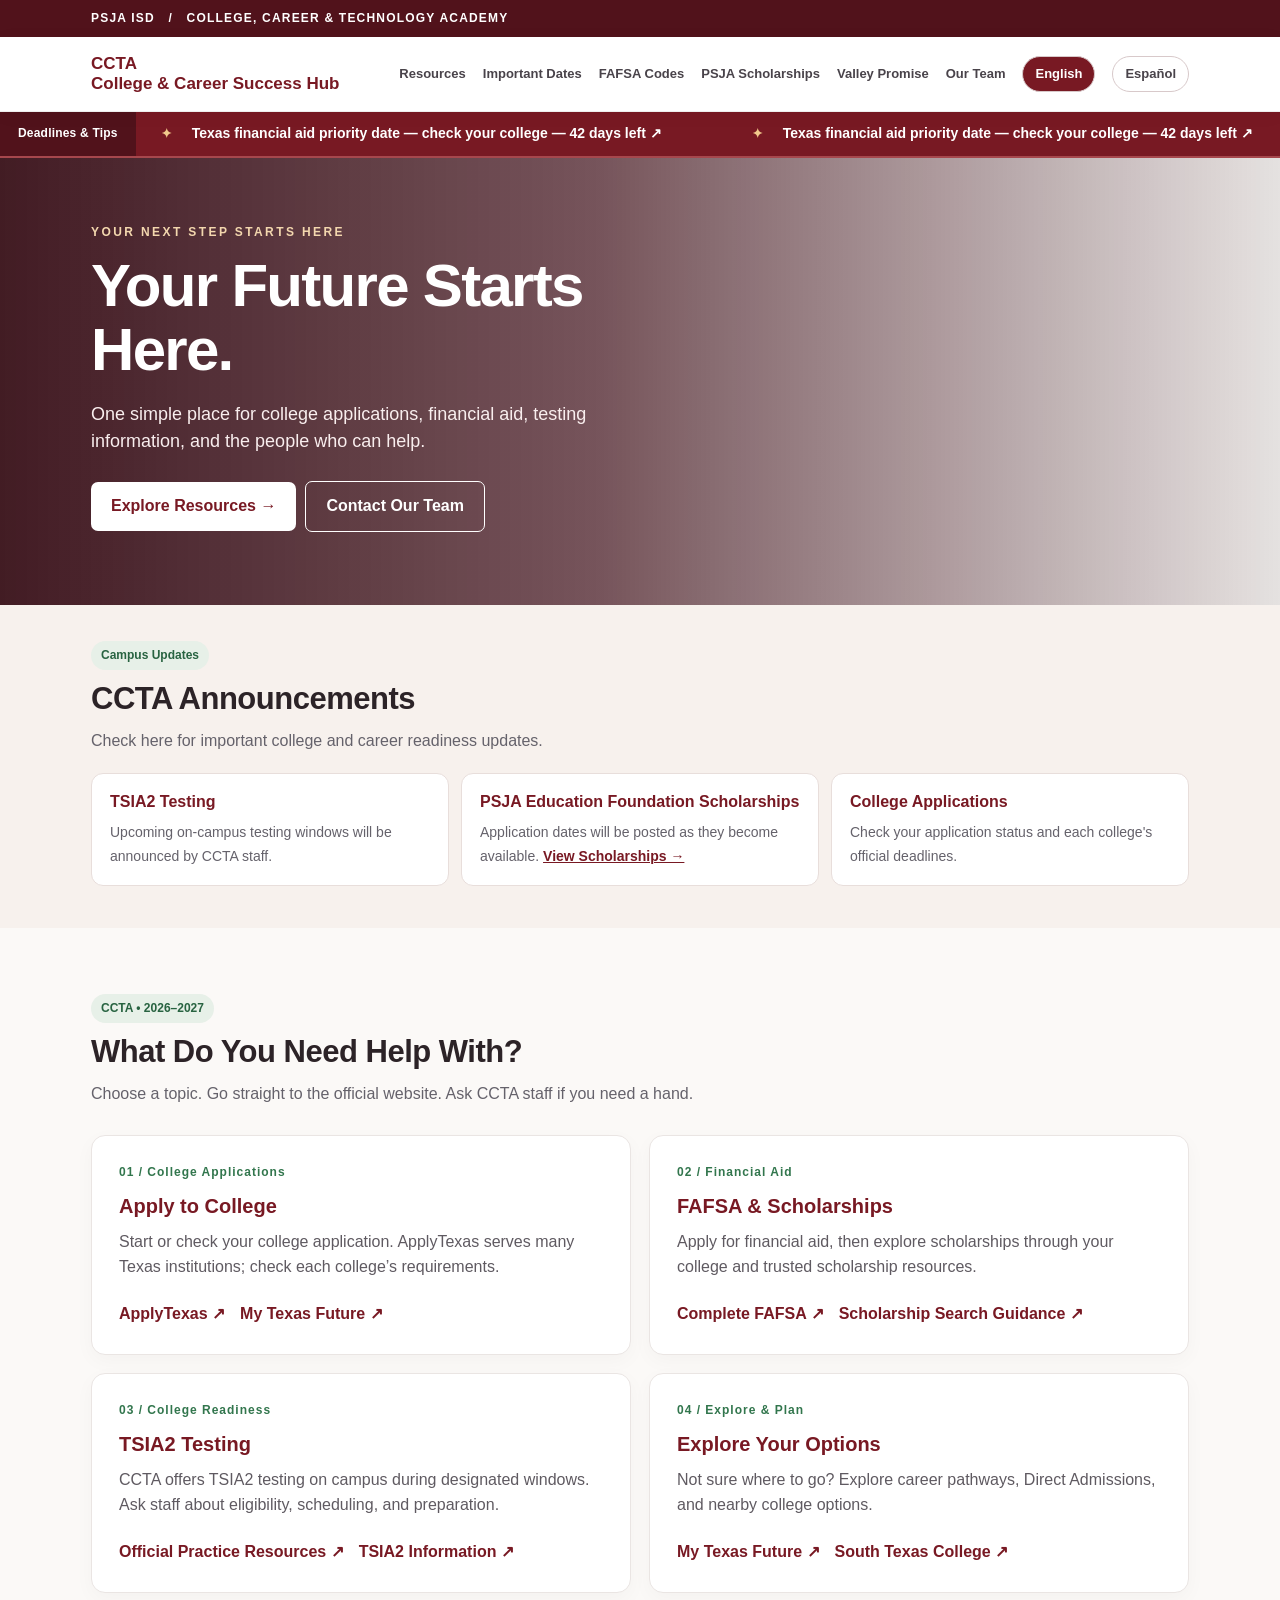
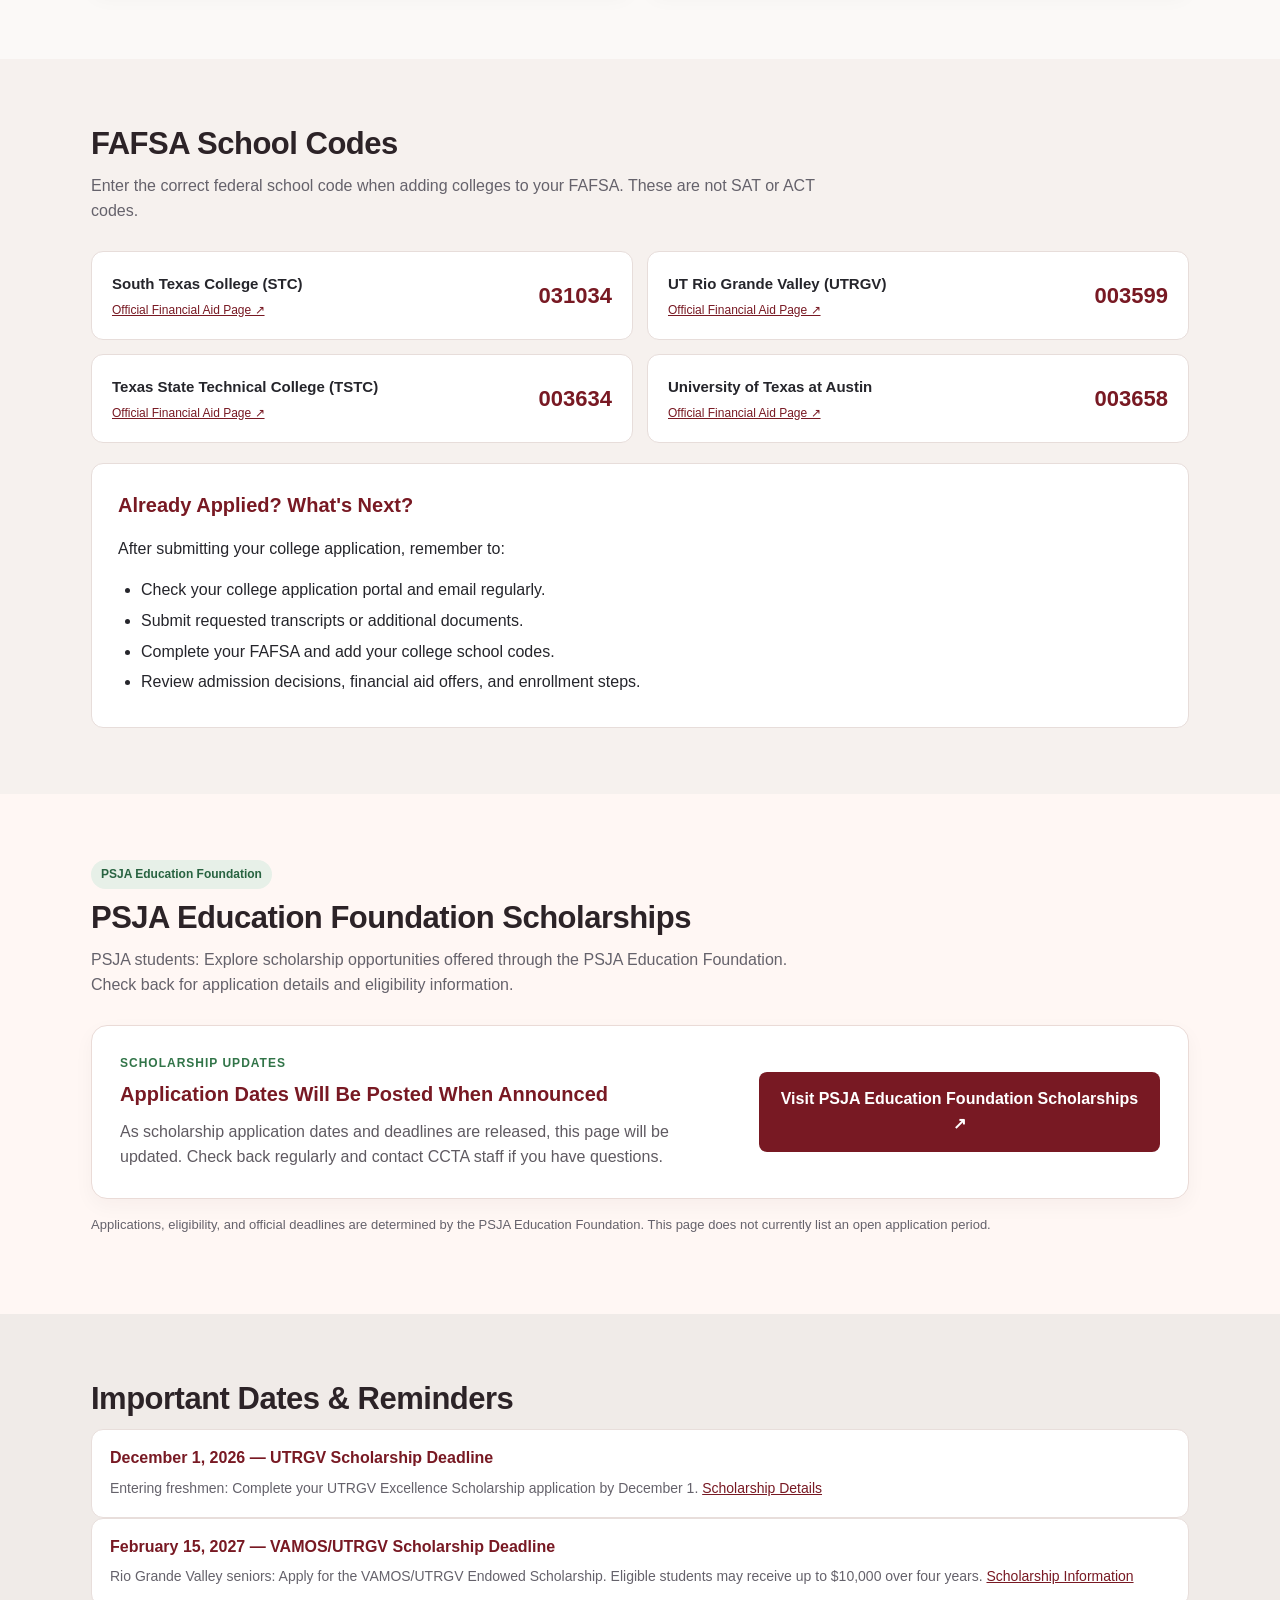
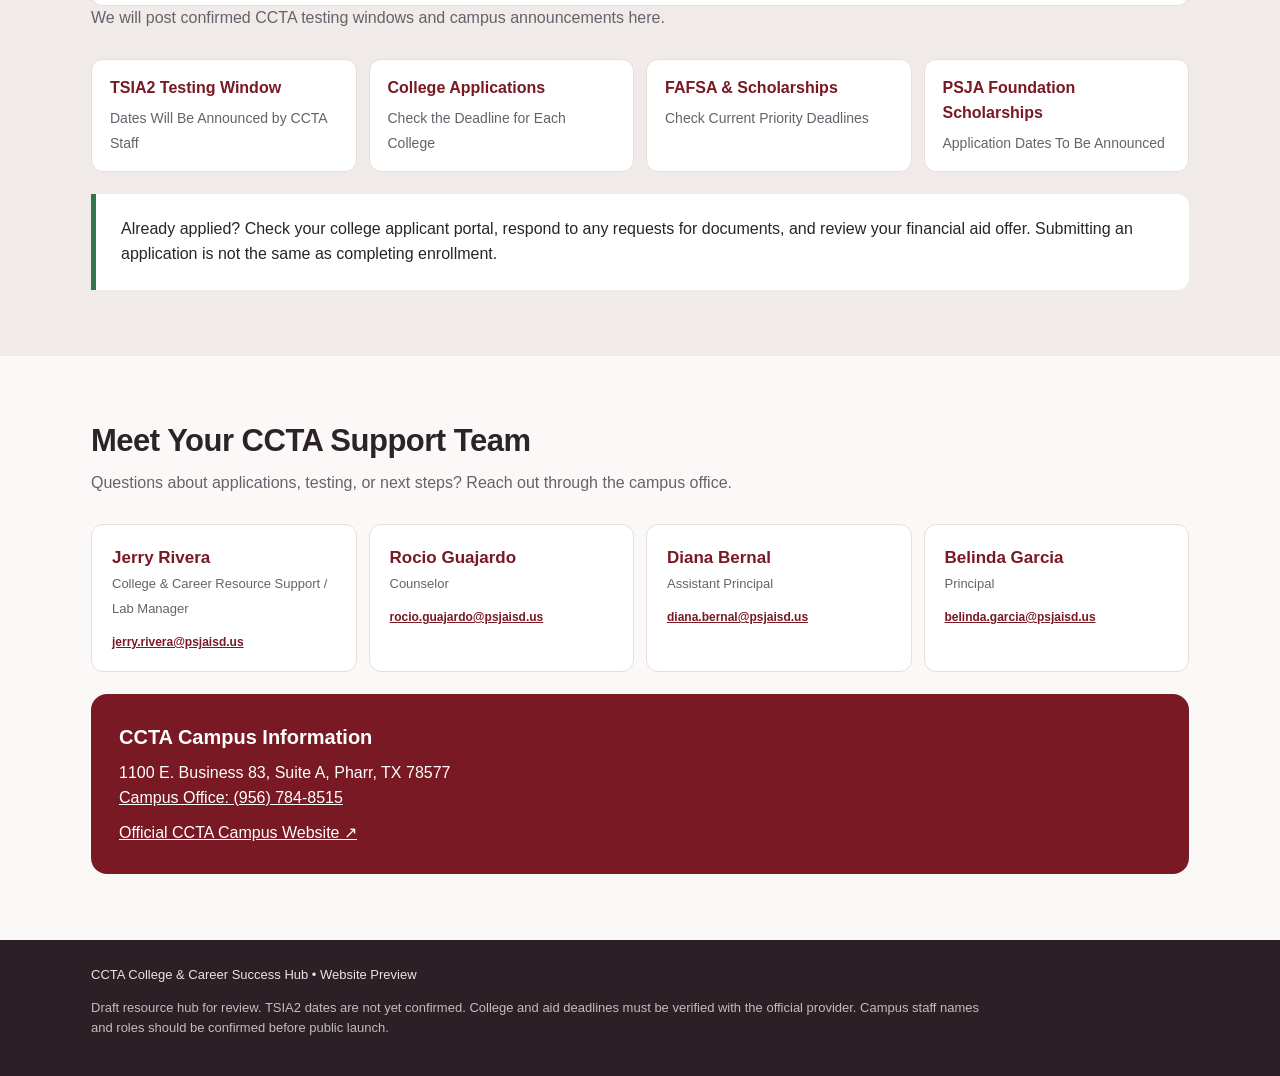
<file: index.html>
<!DOCTYPE html>

<html lang="en"><head><meta charset="utf-8"/><meta content="width=device-width, initial-scale=1" name="viewport"/><meta content="CCTA College and Career Success Hub - college applications, FAFSA, scholarships and TSIA2." name="description"/><title>CCTA College &amp; Career Success Hub</title><link href="style.css" rel="stylesheet"/></head><body>
<div class="top"><div class="wrap">PSJA ISD   /   COLLEGE, CAREER &amp; TECHNOLOGY ACADEMY</div></div>
<nav><div class="wrap"><a class="brand" href="#home">CCTA<br/>College &amp; Career Success Hub</a><div class="links"><a href="#resources">Resources</a><a href="#dates">Important Dates</a><a href="#fafsa-codes">FAFSA Codes</a><a href="#scholarships">PSJA Scholarships</a><a href="https://www.southtexascollege.edu/promise/" target="_blank" rel="noopener noreferrer">Valley Promise</a><a href="#team">Our Team</a><a class="lang active" href="index.html" lang="en">English</a><a class="lang" href="espanol.html" lang="es">Español</a></div>

</div></nav><div aria-label="College Success Tips" class="tips-ticker" role="region"><span class="ticker-label">College Success Tips</span><div class="ticker-window"><div class="ticker-track"><div class="ticker-group"><span class="ticker-tip">Check your college email and application portal regularly.</span><span class="ticker-tip">Add your college FAFSA school code before submitting.</span><span class="ticker-tip">PSJA scholarship dates will be posted when announced.</span><span class="ticker-tip">Ask CCTA staff about upcoming on-campus TSIA2 testing windows.</span><span class="ticker-tip">Review each college’s admission and financial aid deadlines.</span><span class="ticker-tip">Already applied? Check for missing documents and next steps.</span></div><div aria-hidden="true" class="ticker-group"><span class="ticker-tip">Check your college email and application portal regularly.</span><span class="ticker-tip">Add your college FAFSA school code before submitting.</span><span class="ticker-tip">PSJA scholarship dates will be posted when announced.</span><span class="ticker-tip">Ask CCTA staff about upcoming on-campus TSIA2 testing windows.</span><span class="ticker-tip">Review each college’s admission and financial aid deadlines.</span><span class="ticker-tip">Already applied? Check for missing documents and next steps.</span></div></div></div></div>
<header class="hero" id="home"><div class="wrap"><div class="eyebrow">Your Next Step Starts Here</div><h1>Your Future Starts Here.</h1><p>One simple place for college applications, financial aid, testing information, and the people who can help.</p><a class="button" href="#resources">Explore Resources →</a><a class="button outline" href="#team">Contact Our Team</a></div></header>
<main><section class="announcements" id="announcements"><div class="wrap"><div class="announcement-top"><div><span class="tag">Campus Updates</span><h2>CCTA Announcements</h2><p class="lead">Check here for important college and career readiness updates.</p></div></div><div class="pills"><div class="pill"><strong>TSIA2 Testing</strong><span>Upcoming on-campus testing windows will be announced by CCTA staff.</span></div><div class="pill"><strong>PSJA Education Foundation Scholarships</strong><span>Application dates will be posted as they become available. <a href="#scholarships">View Scholarships →</a></span></div><div class="pill"><strong>College Applications</strong><span>Check your application status and each college's official deadlines.</span></div></div></div></section><section id="resources"><div class="wrap"><span class="tag">CCTA • 2026–2027</span><h2>What Do You Need Help With?</h2><p class="lead">Choose a topic. Go straight to the official website. Ask CCTA staff if you need a hand.</p><div class="grid"><article class="card"><div class="num">01 / College Applications</div><h3>Apply to College</h3><p>Start or check your college application. ApplyTexas serves many Texas institutions; check each college’s requirements.</p><a class="resource" href="https://www.applytexas.org/" rel="noopener" target="_blank">ApplyTexas ↗</a><a class="resource" href="https://www.mytexasfuture.org/" rel="noopener" target="_blank">My Texas Future ↗</a></article><article class="card"><div class="num">02 / Financial Aid</div><h3>FAFSA &amp; Scholarships</h3><p>Apply for financial aid, then explore scholarships through your college and trusted scholarship resources.</p><a class="resource" href="https://studentaid.gov/h/apply-for-aid/fafsa" rel="noopener" target="_blank">Complete FAFSA ↗</a><a class="resource" href="https://studentaid.gov/understand-aid/types/scholarships" rel="noopener" target="_blank">Scholarship Search Guidance ↗</a></article><article class="card"><div class="num">03 / College Readiness</div><h3>TSIA2 Testing</h3><p>CCTA offers TSIA2 testing on campus during designated windows. Ask staff about eligibility, scheduling, and preparation.</p><a class="resource" href="https://studentportal.accuplacer.org/" rel="noopener" target="_blank">Official Practice Resources ↗</a><a class="resource" href="https://www.highered.texas.gov/our-work/supporting-our-institutions/student-success/texas-success-initiative/" rel="noopener" target="_blank">TSIA2 Information ↗</a></article><article class="card"><div class="num">04 / Explore &amp; Plan</div><h3>Explore Your Options</h3><p>Not sure where to go? Explore career pathways, Direct Admissions, and nearby college options.</p><a class="resource" href="https://www.mytexasfuture.org/" rel="noopener" target="_blank">My Texas Future ↗</a><a class="resource" href="https://www.southtexascollege.edu/" rel="noopener" target="_blank">South Texas College ↗</a></article></div></div></section><section class="codes-section tint" id="fafsa-codes"><div class="wrap"><h2>FAFSA School Codes</h2><p class="lead">Enter the correct federal school code when adding colleges to your FAFSA. These are not SAT or ACT codes.</p><div class="code-list"><div class="code-item"><div><strong>South Texas College (STC)</strong><a href="https://studentservices.southtexascollege.edu/finaid/apply.html" rel="noopener" target="_blank">Official Financial Aid Page ↗</a></div><code>031034</code></div><div class="code-item"><div><strong>UT Rio Grande Valley (UTRGV)</strong><a href="https://www.utrgv.edu/ucentral/paying-for-college/financial-aid/" rel="noopener" target="_blank">Official Financial Aid Page ↗</a></div><code>003599</code></div><div class="code-item"><div><strong>Texas State Technical College (TSTC)</strong><a href="https://www.tstc.edu/admissions/financial-aid/" rel="noopener" target="_blank">Official Financial Aid Page ↗</a></div><code>003634</code></div><div class="code-item"><div><strong>University of Texas at Austin</strong><a href="https://onestop.utexas.edu/managing-costs/scholarships-financial-aid/" rel="noopener" target="_blank">Official Financial Aid Page ↗</a></div><code>003658</code></div></div><div class="next-steps"><h3>Already Applied? What's Next?</h3><p>After submitting your college application, remember to:</p><ul><li>Check your college application portal and email regularly.</li><li>Submit requested transcripts or additional documents.</li><li>Complete your FAFSA and add your college school codes.</li><li>Review admission decisions, financial aid offers, and enrollment steps.</li></ul></div></div></section>
<section class="scholarship-section" id="scholarships"><div class="wrap">
<span class="tag">PSJA Education Foundation</span>
<h2>PSJA Education Foundation Scholarships</h2>
<p class="lead">PSJA students: Explore scholarship opportunities offered through the PSJA Education Foundation. Check back for application details and eligibility information.</p>
<div class="scholarship-panel"><div>
<div class="scholarship-label">Scholarship Updates</div>
<h3>Application Dates Will Be Posted When Announced</h3>
<p>As scholarship application dates and deadlines are released, this page will be updated. Check back regularly and contact CCTA staff if you have questions.</p>
</div><a class="scholarship-cta" href="https://www.psjaedfoundation.org/scholarships" rel="noopener" target="_blank">Visit PSJA Education Foundation Scholarships ↗</a></div>
<p class="small">Applications, eligibility, and official deadlines are determined by the PSJA Education Foundation. This page does not currently list an open application period.</p>
</div></section><section class="tint" id="dates"><div class="wrap"><h2>Important Dates &amp; Reminders</h2>
<div class="pill">
<strong>December 1, 2026 — UTRGV Scholarship Deadline</strong>
<span>Entering freshmen: Complete your UTRGV Excellence Scholarship application by December 1. <a href="https://www.utrgv.edu/scholarships/freshman-scholarships/index.htm" target="_blank" rel="noopener noreferrer">Scholarship Details</a></span>
</div>
  
<div class="pill">
<strong>February 15, 2027 — VAMOS/UTRGV Scholarship Deadline</strong>
<span>Rio Grande Valley seniors: Apply for the VAMOS/UTRGV Endowed Scholarship. Eligible students may receive up to $10,000 over four years. <a href="https://www.vamosscholars.org/" target="_blank" rel="noopener noreferrer">Scholarship Information</a></span>
</div>

<p class="lead">We will post confirmed CCTA testing windows and campus announcements here.</p><div class="pills"><div class="pill"><strong>TSIA2 Testing Window</strong><span>Dates Will Be Announced by CCTA Staff</span></div><div class="pill"><strong>College Applications</strong><span>Check the Deadline for Each College</span></div><div class="pill"><strong>FAFSA &amp; Scholarships</strong><span>Check Current Priority Deadlines</span></div><div class="pill"><strong>PSJA Foundation Scholarships</strong><span>Application Dates To Be Announced</span></div></div><div class="notice" style="margin-top:22px">Already applied? Check your college applicant portal, respond to any requests for documents, and review your financial aid offer. Submitting an application is not the same as completing enrollment.</div></div></section>
<section id="team"><div class="wrap"><h2>Meet Your CCTA Support Team</h2><p class="lead">Questions about applications, testing, or next steps? Reach out through the campus office.</p><div class="staff"><div class="person"><strong>Jerry Rivera</strong><span>College &amp; Career Resource Support / Lab Manager</span><a class="staff-email" href="mailto:jerry.rivera@psjaisd.us">jerry.rivera@psjaisd.us</a></div><div class="person"><strong>Rocio Guajardo</strong><span>Counselor</span><a class="staff-email" href="mailto:rocio.guajardo@psjaisd.us">rocio.guajardo@psjaisd.us</a></div><div class="person"><strong>Diana Bernal</strong><span>Assistant Principal</span><a class="staff-email" href="mailto:diana.bernal@psjaisd.us">diana.bernal@psjaisd.us</a></div><div class="person"><strong>Belinda Garcia</strong><span>Principal</span><a class="staff-email" href="mailto:belinda.garcia@psjaisd.us">belinda.garcia@psjaisd.us</a></div></div><div class="campus"><h3>CCTA Campus Information</h3><div>1100 E. Business 83, Suite A, Pharr, TX 78577</div><div><a href="tel:+19567848515">Campus Office: (956) 784-8515</a></div><div style="margin-top:10px"><a href="https://ecp.psjaisd.us/college-career-technology-academy/contact-us" rel="noopener" target="_blank">Official CCTA Campus Website ↗</a></div></div></div></section></main>
<footer><div class="wrap"><div>CCTA College &amp; Career Success Hub • Website Preview</div><p style="opacity:.8;max-width:900px">Draft resource hub for review. TSIA2 dates are not yet confirmed. College and aid deadlines must be verified with the official provider. Campus staff names and roles should be confirmed before public launch.</p></div></footer><script src="deadlines.js" defer></script></body></html>
</file>
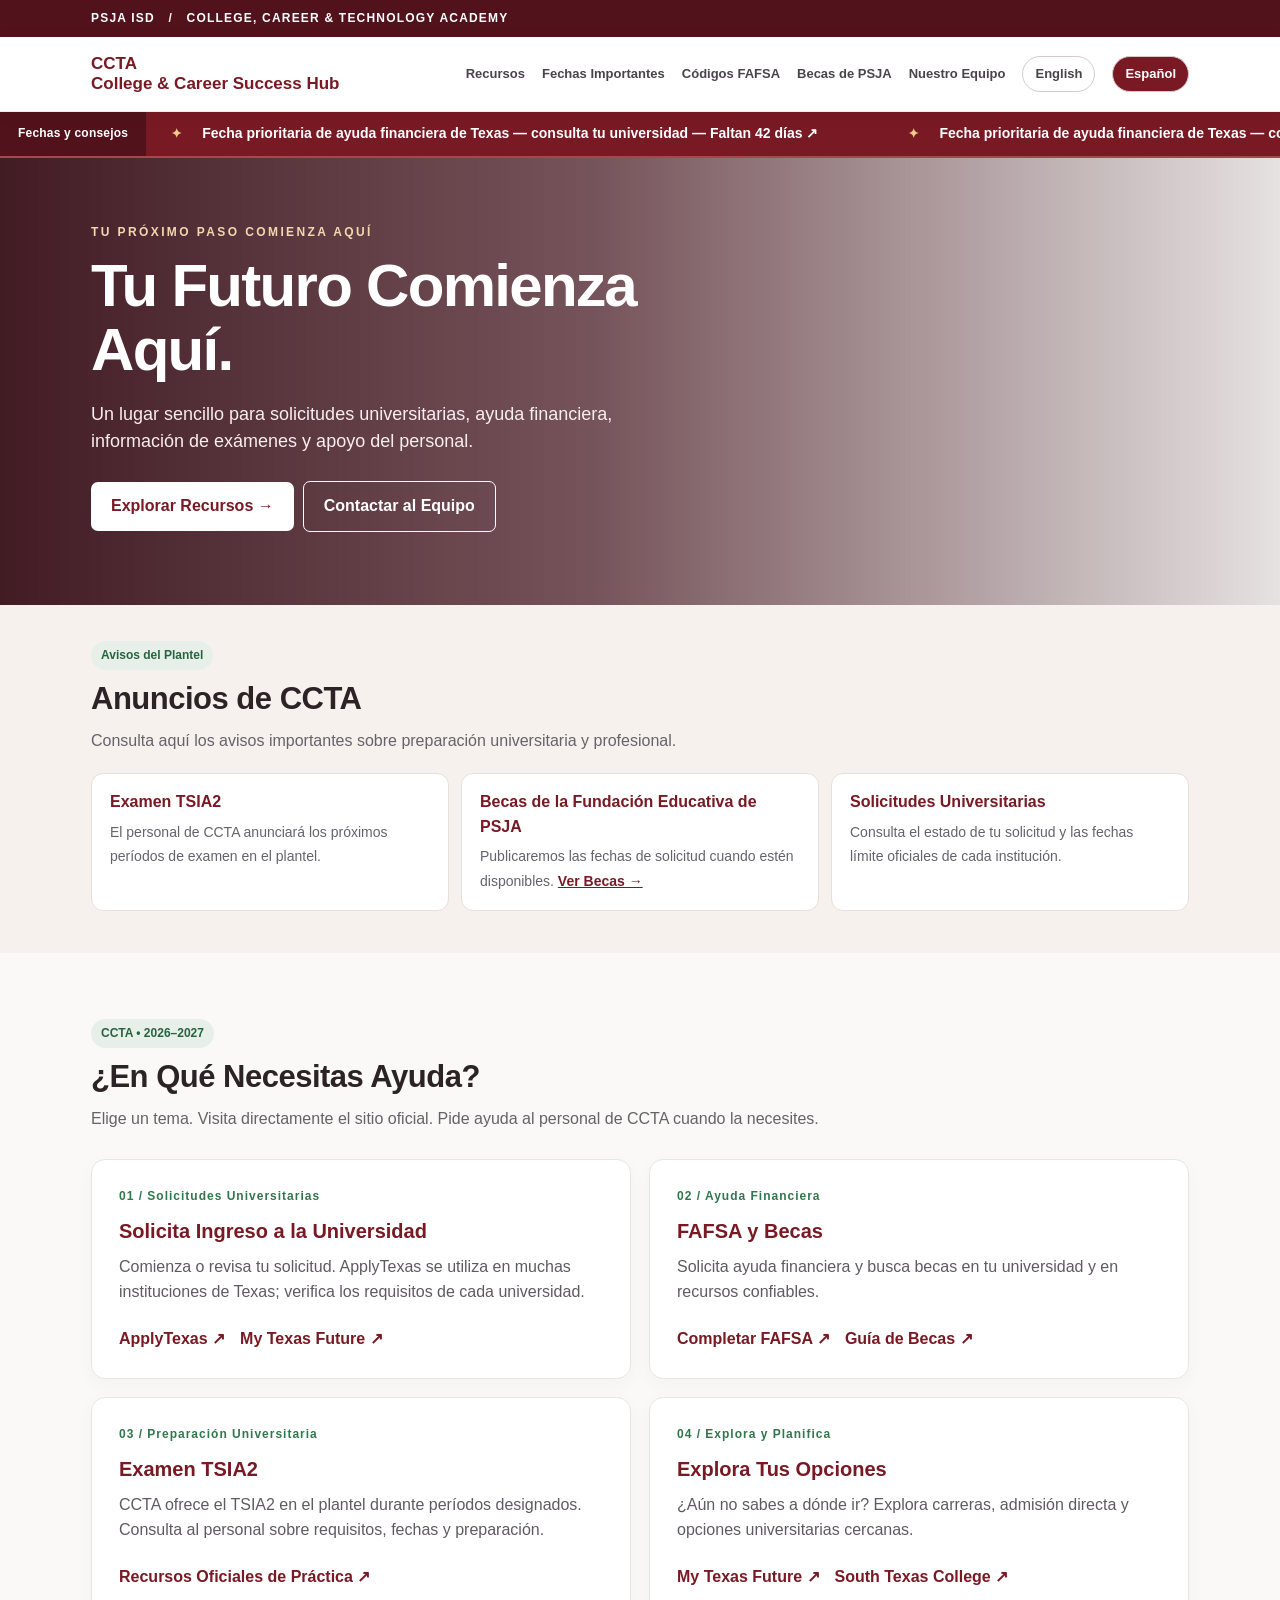
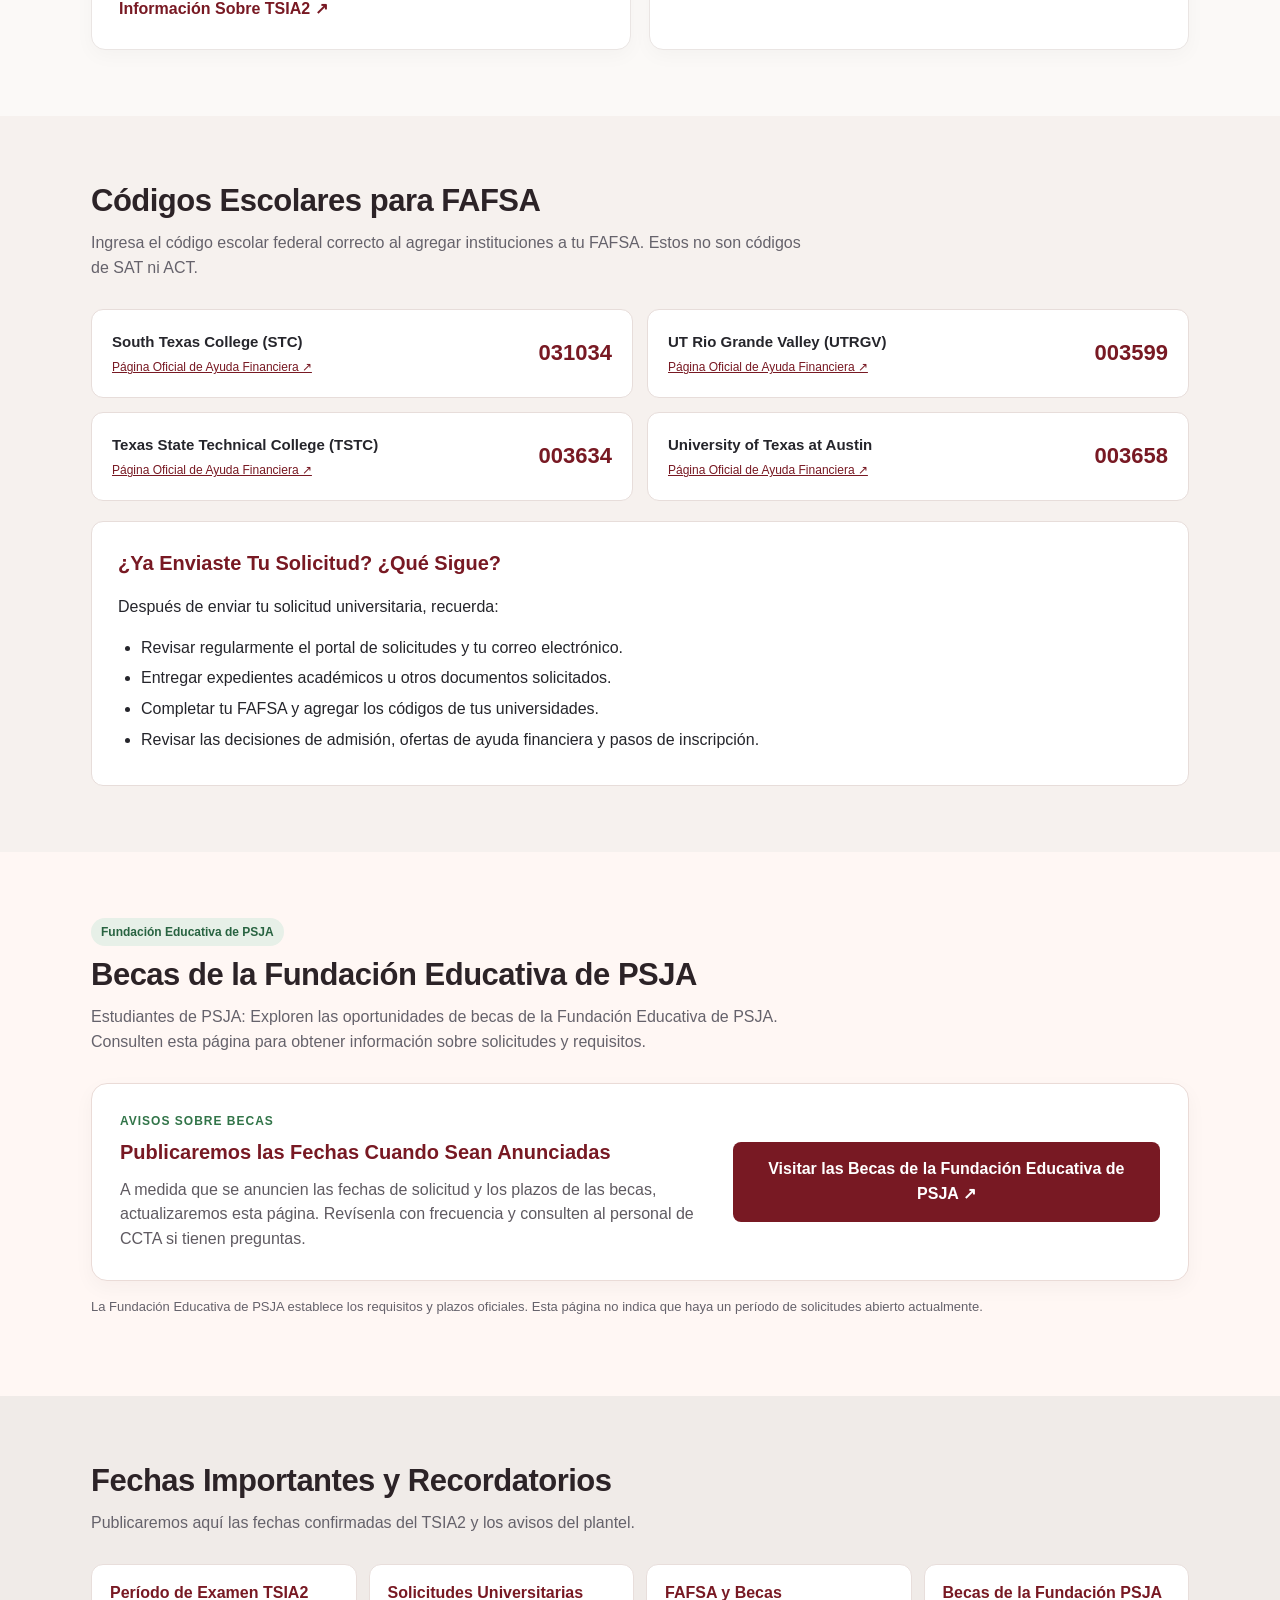
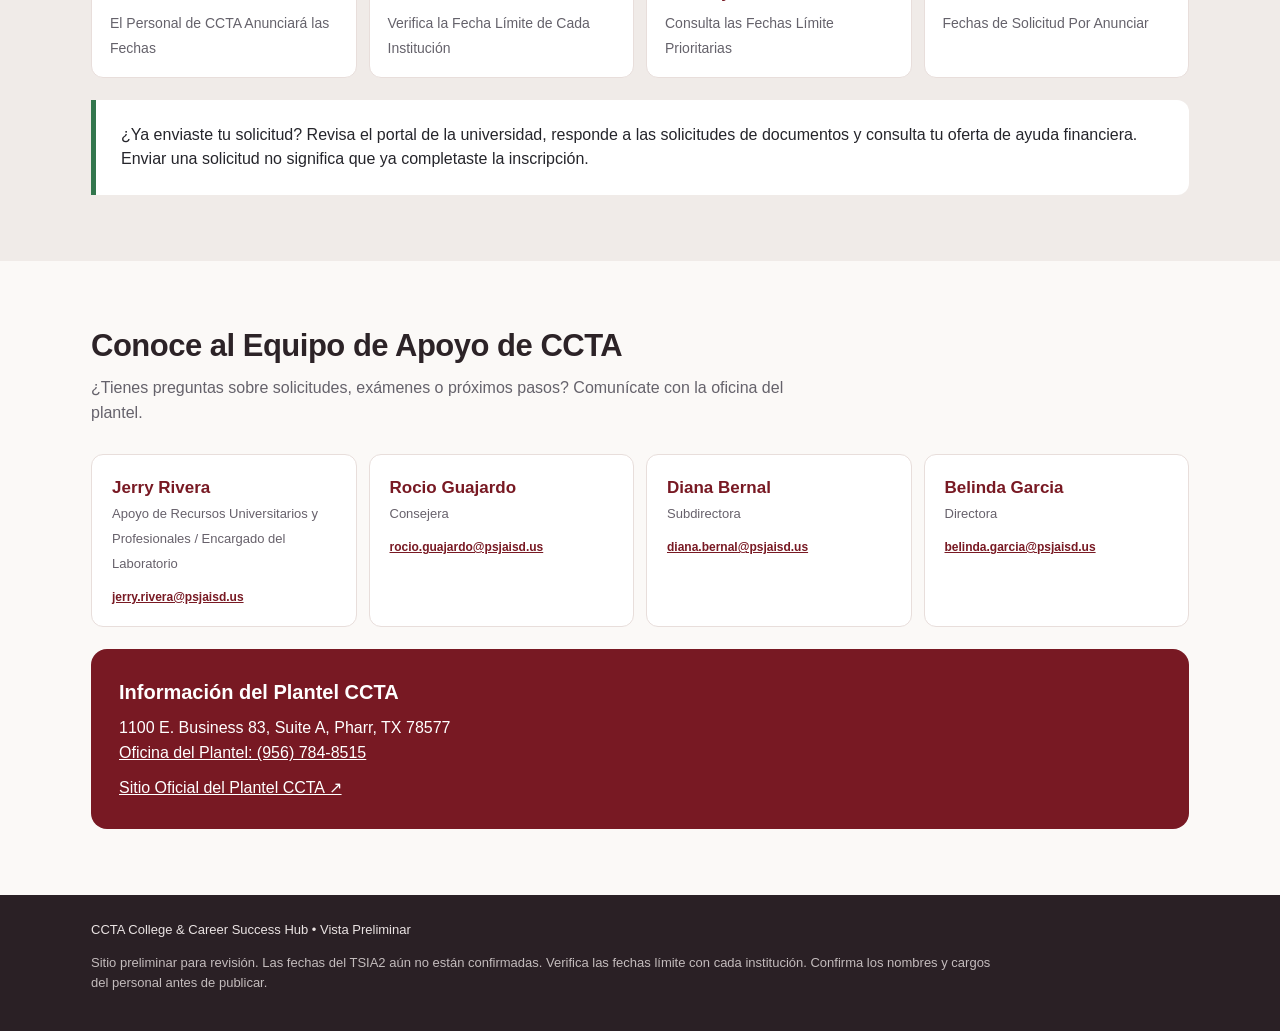
<file: espanol.html>
<!DOCTYPE html>

<html lang="es"><head><meta charset="utf-8"/><meta content="width=device-width, initial-scale=1" name="viewport"/><meta content="CCTA College and Career Success Hub - college applications, FAFSA, scholarships and TSIA2." name="description"/><title>CCTA College &amp; Career Success Hub</title><link href="style.css" rel="stylesheet"/></head><body>
<div class="top"><div class="wrap">PSJA ISD   /   COLLEGE, CAREER &amp; TECHNOLOGY ACADEMY</div></div>
<nav><div class="wrap"><a class="brand" href="#home">CCTA<br/>College &amp; Career Success Hub</a><div class="links"><a href="#resources">Recursos</a><a href="#dates">Fechas Importantes</a><a href="#fafsa-codes">Códigos FAFSA</a><a href="#scholarships">Becas de PSJA</a><a href="#team">Nuestro Equipo</a><a class="lang" href="index.html" lang="en">English</a><a class="lang active" href="espanol.html" lang="es">Español</a></div></div></nav><div aria-label="Consejos para el Éxito Universitario" class="tips-ticker" role="region"><span class="ticker-label">Consejos para el Éxito Universitario</span><div class="ticker-window"><div class="ticker-track"><div class="ticker-group"><span class="ticker-tip">Revisa con frecuencia tu correo y portal universitario.</span><span class="ticker-tip">Agrega el código FAFSA de tu universidad antes de enviar la solicitud.</span><span class="ticker-tip">Publicaremos las fechas de las becas de PSJA cuando se anuncien.</span><span class="ticker-tip">Pregunta al personal de CCTA sobre las próximas fechas del TSIA2 en el plantel.</span><span class="ticker-tip">Consulta las fechas límite de admisión y ayuda financiera de cada universidad.</span><span class="ticker-tip">¿Ya solicitaste ingreso? Revisa si faltan documentos y los próximos pasos.</span></div><div aria-hidden="true" class="ticker-group"><span class="ticker-tip">Revisa con frecuencia tu correo y portal universitario.</span><span class="ticker-tip">Agrega el código FAFSA de tu universidad antes de enviar la solicitud.</span><span class="ticker-tip">Publicaremos las fechas de las becas de PSJA cuando se anuncien.</span><span class="ticker-tip">Pregunta al personal de CCTA sobre las próximas fechas del TSIA2 en el plantel.</span><span class="ticker-tip">Consulta las fechas límite de admisión y ayuda financiera de cada universidad.</span><span class="ticker-tip">¿Ya solicitaste ingreso? Revisa si faltan documentos y los próximos pasos.</span></div></div></div></div>
<header class="hero" id="home"><div class="wrap"><div class="eyebrow">Tu Próximo Paso Comienza Aquí</div><h1>Tu Futuro Comienza Aquí.</h1><p>Un lugar sencillo para solicitudes universitarias, ayuda financiera, información de exámenes y apoyo del personal.</p><a class="button" href="#resources">Explorar Recursos →</a><a class="button outline" href="#team">Contactar al Equipo</a></div></header>
<main><section class="announcements" id="announcements"><div class="wrap"><div class="announcement-top"><div><span class="tag">Avisos del Plantel</span><h2>Anuncios de CCTA</h2><p class="lead">Consulta aquí los avisos importantes sobre preparación universitaria y profesional.</p></div></div><div class="pills"><div class="pill"><strong>Examen TSIA2</strong><span>El personal de CCTA anunciará los próximos períodos de examen en el plantel.</span></div><div class="pill"><strong>Becas de la Fundación Educativa de PSJA</strong><span>Publicaremos las fechas de solicitud cuando estén disponibles. <a href="#scholarships">Ver Becas →</a></span></div><div class="pill"><strong>Solicitudes Universitarias</strong><span>Consulta el estado de tu solicitud y las fechas límite oficiales de cada institución.</span></div></div></div></section><section id="resources"><div class="wrap"><span class="tag">CCTA • 2026–2027</span><h2>¿En Qué Necesitas Ayuda?</h2><p class="lead">Elige un tema. Visita directamente el sitio oficial. Pide ayuda al personal de CCTA cuando la necesites.</p><div class="grid"><article class="card"><div class="num">01 / Solicitudes Universitarias</div><h3>Solicita Ingreso a la Universidad</h3><p>Comienza o revisa tu solicitud. ApplyTexas se utiliza en muchas instituciones de Texas; verifica los requisitos de cada universidad.</p><a class="resource" href="https://www.applytexas.org/" rel="noopener" target="_blank">ApplyTexas ↗</a><a class="resource" href="https://www.mytexasfuture.org/" rel="noopener" target="_blank">My Texas Future ↗</a></article><article class="card"><div class="num">02 / Ayuda Financiera</div><h3>FAFSA y Becas</h3><p>Solicita ayuda financiera y busca becas en tu universidad y en recursos confiables.</p><a class="resource" href="https://studentaid.gov/h/apply-for-aid/fafsa" rel="noopener" target="_blank">Completar FAFSA ↗</a><a class="resource" href="https://studentaid.gov/understand-aid/types/scholarships" rel="noopener" target="_blank">Guía de Becas ↗</a></article><article class="card"><div class="num">03 / Preparación Universitaria</div><h3>Examen TSIA2</h3><p>CCTA ofrece el TSIA2 en el plantel durante períodos designados. Consulta al personal sobre requisitos, fechas y preparación.</p><a class="resource" href="https://studentportal.accuplacer.org/" rel="noopener" target="_blank">Recursos Oficiales de Práctica ↗</a><a class="resource" href="https://www.highered.texas.gov/our-work/supporting-our-institutions/student-success/texas-success-initiative/" rel="noopener" target="_blank">Información Sobre TSIA2 ↗</a></article><article class="card"><div class="num">04 / Explora y Planifica</div><h3>Explora Tus Opciones</h3><p>¿Aún no sabes a dónde ir? Explora carreras, admisión directa y opciones universitarias cercanas.</p><a class="resource" href="https://www.mytexasfuture.org/" rel="noopener" target="_blank">My Texas Future ↗</a><a class="resource" href="https://www.southtexascollege.edu/" rel="noopener" target="_blank">South Texas College ↗</a></article></div></div></section><section class="codes-section tint" id="fafsa-codes"><div class="wrap"><h2>Códigos Escolares para FAFSA</h2><p class="lead">Ingresa el código escolar federal correcto al agregar instituciones a tu FAFSA. Estos no son códigos de SAT ni ACT.</p><div class="code-list"><div class="code-item"><div><strong>South Texas College (STC)</strong><a href="https://studentservices.southtexascollege.edu/finaid/apply.html" rel="noopener" target="_blank">Página Oficial de Ayuda Financiera ↗</a></div><code>031034</code></div><div class="code-item"><div><strong>UT Rio Grande Valley (UTRGV)</strong><a href="https://www.utrgv.edu/ucentral/paying-for-college/financial-aid/" rel="noopener" target="_blank">Página Oficial de Ayuda Financiera ↗</a></div><code>003599</code></div><div class="code-item"><div><strong>Texas State Technical College (TSTC)</strong><a href="https://www.tstc.edu/admissions/financial-aid/" rel="noopener" target="_blank">Página Oficial de Ayuda Financiera ↗</a></div><code>003634</code></div><div class="code-item"><div><strong>University of Texas at Austin</strong><a href="https://onestop.utexas.edu/managing-costs/scholarships-financial-aid/" rel="noopener" target="_blank">Página Oficial de Ayuda Financiera ↗</a></div><code>003658</code></div></div><div class="next-steps"><h3>¿Ya Enviaste Tu Solicitud? ¿Qué Sigue?</h3><p>Después de enviar tu solicitud universitaria, recuerda:</p><ul><li>Revisar regularmente el portal de solicitudes y tu correo electrónico.</li><li>Entregar expedientes académicos u otros documentos solicitados.</li><li>Completar tu FAFSA y agregar los códigos de tus universidades.</li><li>Revisar las decisiones de admisión, ofertas de ayuda financiera y pasos de inscripción.</li></ul></div></div></section>
<section class="scholarship-section" id="scholarships"><div class="wrap">
<span class="tag">Fundación Educativa de PSJA</span>
<h2>Becas de la Fundación Educativa de PSJA</h2>
<p class="lead">Estudiantes de PSJA: Exploren las oportunidades de becas de la Fundación Educativa de PSJA. Consulten esta página para obtener información sobre solicitudes y requisitos.</p>
<div class="scholarship-panel"><div>
<div class="scholarship-label">Avisos Sobre Becas</div>
<h3>Publicaremos las Fechas Cuando Sean Anunciadas</h3>
<p>A medida que se anuncien las fechas de solicitud y los plazos de las becas, actualizaremos esta página. Revísenla con frecuencia y consulten al personal de CCTA si tienen preguntas.</p>
</div><a class="scholarship-cta" href="https://www.psjaedfoundation.org/scholarships" rel="noopener" target="_blank">Visitar las Becas de la Fundación Educativa de PSJA ↗</a></div>
<p class="small">La Fundación Educativa de PSJA establece los requisitos y plazos oficiales. Esta página no indica que haya un período de solicitudes abierto actualmente.</p>
</div></section><section class="tint" id="dates"><div class="wrap"><h2>Fechas Importantes y Recordatorios</h2><p class="lead">Publicaremos aquí las fechas confirmadas del TSIA2 y los avisos del plantel.</p><div class="pills"><div class="pill"><strong>Período de Examen TSIA2</strong><span>El Personal de CCTA Anunciará las Fechas</span></div><div class="pill"><strong>Solicitudes Universitarias</strong><span>Verifica la Fecha Límite de Cada Institución</span></div><div class="pill"><strong>FAFSA y Becas</strong><span>Consulta las Fechas Límite Prioritarias</span></div><div class="pill"><strong>Becas de la Fundación PSJA</strong><span>Fechas de Solicitud Por Anunciar</span></div></div><div class="notice" style="margin-top:22px">¿Ya enviaste tu solicitud? Revisa el portal de la universidad, responde a las solicitudes de documentos y consulta tu oferta de ayuda financiera. Enviar una solicitud no significa que ya completaste la inscripción.</div></div></section>
<section id="team"><div class="wrap"><h2>Conoce al Equipo de Apoyo de CCTA</h2><p class="lead">¿Tienes preguntas sobre solicitudes, exámenes o próximos pasos? Comunícate con la oficina del plantel.</p><div class="staff"><div class="person"><strong>Jerry Rivera</strong><span>Apoyo de Recursos Universitarios y Profesionales / Encargado del Laboratorio</span><a class="staff-email" href="mailto:jerry.rivera@psjaisd.us">jerry.rivera@psjaisd.us</a></div><div class="person"><strong>Rocio Guajardo</strong><span>Consejera</span><a class="staff-email" href="mailto:rocio.guajardo@psjaisd.us">rocio.guajardo@psjaisd.us</a></div><div class="person"><strong>Diana Bernal</strong><span>Subdirectora</span><a class="staff-email" href="mailto:diana.bernal@psjaisd.us">diana.bernal@psjaisd.us</a></div><div class="person"><strong>Belinda Garcia</strong><span>Directora</span><a class="staff-email" href="mailto:belinda.garcia@psjaisd.us">belinda.garcia@psjaisd.us</a></div></div><div class="campus"><h3>Información del Plantel CCTA</h3><div>1100 E. Business 83, Suite A, Pharr, TX 78577</div><div><a href="tel:+19567848515">Oficina del Plantel: (956) 784-8515</a></div><div style="margin-top:10px"><a href="https://ecp.psjaisd.us/college-career-technology-academy/contact-us" rel="noopener" target="_blank">Sitio Oficial del Plantel CCTA ↗</a></div></div></div></section></main>
<footer><div class="wrap"><div>CCTA College &amp; Career Success Hub • Vista Preliminar</div><p style="opacity:.8;max-width:900px">Sitio preliminar para revisión. Las fechas del TSIA2 aún no están confirmadas. Verifica las fechas límite con cada institución. Confirma los nombres y cargos del personal antes de publicar.</p></div></footer><script src="deadlines.js" defer></script></body></html>
</file>
<file: style.css>
:root{--maroon:#781923;--maroon2:#51121b;--cream:#fbf9f7;--ink:#25252b;--muted:#65626b;--green:#32764d}
*{box-sizing:border-box}html{scroll-behavior:smooth}body{margin:0;background:var(--cream);font-family:Arial,Helvetica,sans-serif;color:var(--ink);line-height:1.55}
a{color:var(--maroon)}.wrap{max-width:1150px;margin:auto;padding:0 26px}
.top{background:var(--maroon2);color:white;font-size:12px;letter-spacing:1.2px;font-weight:bold}.top .wrap{padding-top:9px;padding-bottom:9px}
nav{background:white;border-bottom:1px solid #eee;position:sticky;top:0;z-index:3;box-shadow:0 3px 18px #0000000a}
nav .wrap{display:flex;align-items:center;justify-content:space-between;gap:18px;min-height:74px}.brand{font-size:17px;font-weight:800;color:var(--maroon);text-decoration:none;line-height:1.15}
.links{display:flex;align-items:center;gap:17px;flex-wrap:wrap}.links a{text-decoration:none;color:#49434a;font-size:13px;font-weight:700}.links a:hover{text-decoration:underline}.lang{border:1px solid #d8c9ca;border-radius:30px;padding:7px 12px;white-space:nowrap}.lang.active{background:var(--maroon);color:white}
.hero{min-height:425px;background:linear-gradient(90deg,rgba(50,9,18,.92),rgba(62,15,25,.70) 47%,rgba(37,17,24,.1)),url('https://drive.google.com/thumbnail?id=1_weNexFfLau4reLbH5Hfv6EW5S2d7gGb&sz=w1600') center 42%/cover;display:flex;align-items:center;color:white}
.hero .wrap{width:100%;padding-top:65px;padding-bottom:65px}.eyebrow{text-transform:uppercase;letter-spacing:2.4px;font-size:12px;font-weight:800;color:#f3d7ae}
h1{font-size:clamp(36px,5vw,60px);line-height:1.07;letter-spacing:-1.7px;margin:13px 0 18px;max-width:620px}
.hero p{font-size:18px;max-width:560px;margin:0 0 25px;color:#f9eeee}.button{display:inline-block;padding:12px 20px;background:white;color:var(--maroon);font-weight:800;text-decoration:none;border-radius:7px;margin-right:9px;margin-bottom:8px}
.button.outline{background:transparent;color:white;border:1px solid white}
section{padding:66px 0}h2{font-size:31px;letter-spacing:-.5px;line-height:1.2;margin:0 0 12px;color:#2c2327}h3{font-size:20px;margin:0 0 8px;color:var(--maroon)}
.lead{color:var(--muted);font-size:16px;margin:0 0 28px;max-width:730px}
.grid{display:grid;grid-template-columns:repeat(2,minmax(0,1fr));gap:18px}.card{background:white;border:1px solid #eae5e3;border-radius:14px;padding:27px;box-shadow:0 6px 20px #26101608}
.card .num{font-size:12px;color:var(--green);font-weight:800;letter-spacing:1px;margin-bottom:10px}
.card p{color:#5f5a61;margin:0 0 14px}.card a.resource{display:inline-block;font-weight:800;text-decoration:none;margin-right:15px;margin-top:8px}.card a.resource:hover{text-decoration:underline}
.tint{background:#f0ebe8}.notice{background:#fff;border-left:5px solid var(--green);padding:23px 25px;border-radius:0 12px 12px 0}
.pills{display:flex;flex-wrap:wrap;gap:12px}.pill{background:white;border:1px solid #e8dedb;border-radius:12px;padding:16px 18px;flex:1;min-width:210px}.pill strong{display:block;color:var(--maroon);margin-bottom:5px}.pill span{font-size:14px;color:var(--muted)}
.staff{display:grid;grid-template-columns:repeat(4,1fr);gap:12px}.person{padding:20px;background:white;border-radius:12px;border:1px solid #e8dedb}.person strong{display:block;color:var(--maroon);font-size:17px}.person span{font-size:13px;color:#67616b}
.campus{background:var(--maroon);color:white;border-radius:16px;padding:28px;margin-top:22px}.campus h3{color:white}.campus a{color:white}
footer{background:#2a2025;color:#eae3e3;padding:25px 0;font-size:13px}footer a{color:white}
.small{font-size:13px;color:var(--muted)}.tag{display:inline-block;background:#e7f0e8;color:#286341;padding:5px 10px;border-radius:30px;font-size:12px;font-weight:800;margin-bottom:10px}
@media(max-width:850px){.links{gap:9px}.links a{font-size:12px}.staff{grid-template-columns:repeat(2,1fr)}}@media(max-width:650px){nav .wrap{display:block;padding-top:14px;padding-bottom:13px}.brand{display:block;margin-bottom:12px}.links{gap:10px}.grid,.staff{grid-template-columns:1fr}.hero{min-height:390px}.hero .wrap{padding-top:48px;padding-bottom:48px}section{padding:48px 0}}

.scholarship-section{background:#fff7f4}.scholarship-panel{background:white;border:1px solid #eadbd7;border-radius:16px;padding:28px;display:flex;align-items:center;justify-content:space-between;gap:25px;box-shadow:0 7px 20px #30121a0a}.scholarship-panel h3{margin:6px 0 10px}.scholarship-panel p{max-width:630px;color:#5f5a61;margin:0}.scholarship-label{font-size:12px;letter-spacing:1px;text-transform:uppercase;color:#317448;font-weight:800}.scholarship-cta{display:inline-block;background:var(--maroon);color:white;text-decoration:none;border-radius:8px;padding:15px 18px;font-weight:800;min-width:220px;text-align:center}.scholarship-cta:hover{background:var(--maroon2)}.scholarship-section .small{margin-top:16px}@media(max-width:700px){.scholarship-panel{display:block}.scholarship-cta{margin-top:22px;min-width:0;width:100%}}

.announcements{background:#f7f1ed;padding-top:36px;padding-bottom:42px}.announcements .lead{margin-bottom:19px}.announcements .pill a{color:var(--maroon);font-weight:bold}.codes-section{background:#f6f1ee}.code-list{display:grid;grid-template-columns:repeat(2,minmax(0,1fr));gap:14px}.code-item{background:white;border:1px solid #e7ddda;border-radius:12px;padding:20px;display:flex;align-items:center;justify-content:space-between;gap:15px}.code-item strong{display:block;font-size:15px}.code-item a{display:block;font-size:12px;margin-top:5px}.code-item code{font-size:22px;font-weight:800;color:var(--maroon);font-family:Arial,Helvetica,sans-serif;white-space:nowrap}.next-steps{background:white;border:1px solid #e7ddda;border-radius:12px;padding:26px;margin-top:20px}.next-steps ul{margin-bottom:0;padding-left:23px}.next-steps li{margin:6px 0}.staff-email{display:block;font-size:12px;overflow-wrap:anywhere;margin-top:12px;font-weight:600}@media(max-width:720px){.code-list{grid-template-columns:1fr}}@media(max-width:440px){.code-item{display:block}.code-item code{display:block;margin-top:12px}}

/* Bilingual college tips ticker: pauses on hover/focus and respects reduced motion */
.tips-ticker{display:flex;align-items:stretch;background:#781923;color:#fff;min-height:46px;overflow:hidden;border-bottom:2px solid #a6474d}.ticker-label{display:flex;align-items:center;flex-shrink:0;background:#51121b;font-weight:800;font-size:12px;letter-spacing:.2px;padding:10px 18px;z-index:1;white-space:nowrap}.ticker-window{overflow:hidden;display:flex;align-items:center;min-width:0;flex:1}.ticker-track{display:flex;width:max-content;animation:ccta-ticker 65s linear infinite}.ticker-group{display:flex;flex-shrink:0;align-items:center}.ticker-tip{display:inline-flex;align-items:center;white-space:nowrap;font-size:13px;font-weight:600;padding:0 25px}.ticker-tip:before{content:"✦";margin-right:20px;color:#f1c98c}.tips-ticker:hover .ticker-track,.tips-ticker:focus-within .ticker-track{animation-play-state:paused}@keyframes ccta-ticker{from{transform:translateX(0)}to{transform:translateX(-50%)}}@media(prefers-reduced-motion:reduce){.ticker-track{animation:none;display:block;width:auto}.ticker-group{display:block}.ticker-group[aria-hidden=true]{display:none}.ticker-tip{display:block;white-space:normal;padding:7px 15px}.ticker-tip:before{margin-right:8px}}@media(max-width:650px){.ticker-label{font-size:11px;padding:9px 10px;max-width:118px;white-space:normal}.ticker-tip{font-size:12px;padding:0 16px}}

/* CCTA Countdown Ticker */
.ticker-group {
  display: flex;
  align-items: center;
  flex-shrink: 0;
  gap: 40px;
  padding-right: 40px;
}

.ticker-tip {
  display: inline-flex;
  align-items: center;
  white-space: nowrap;
}

.ticker-tip a {
  color: #ffffff !important;
  text-decoration: none;
  font-weight: 700;
  font-size: 14px;
}

.ticker-tip a:hover {
  color: #ffd78a !important;
  text-decoration: underline;
}

/* Make all deadline ticker text visible */
.tips-ticker .ticker-track,
.tips-ticker .ticker-group,
.tips-ticker .ticker-tip,
.tips-ticker .ticker-tip a,
.tips-ticker .ticker-tip a:visited {
  color: #ffffff !important;
  opacity: 1 !important;
  visibility: visible !important;
}
</file>
